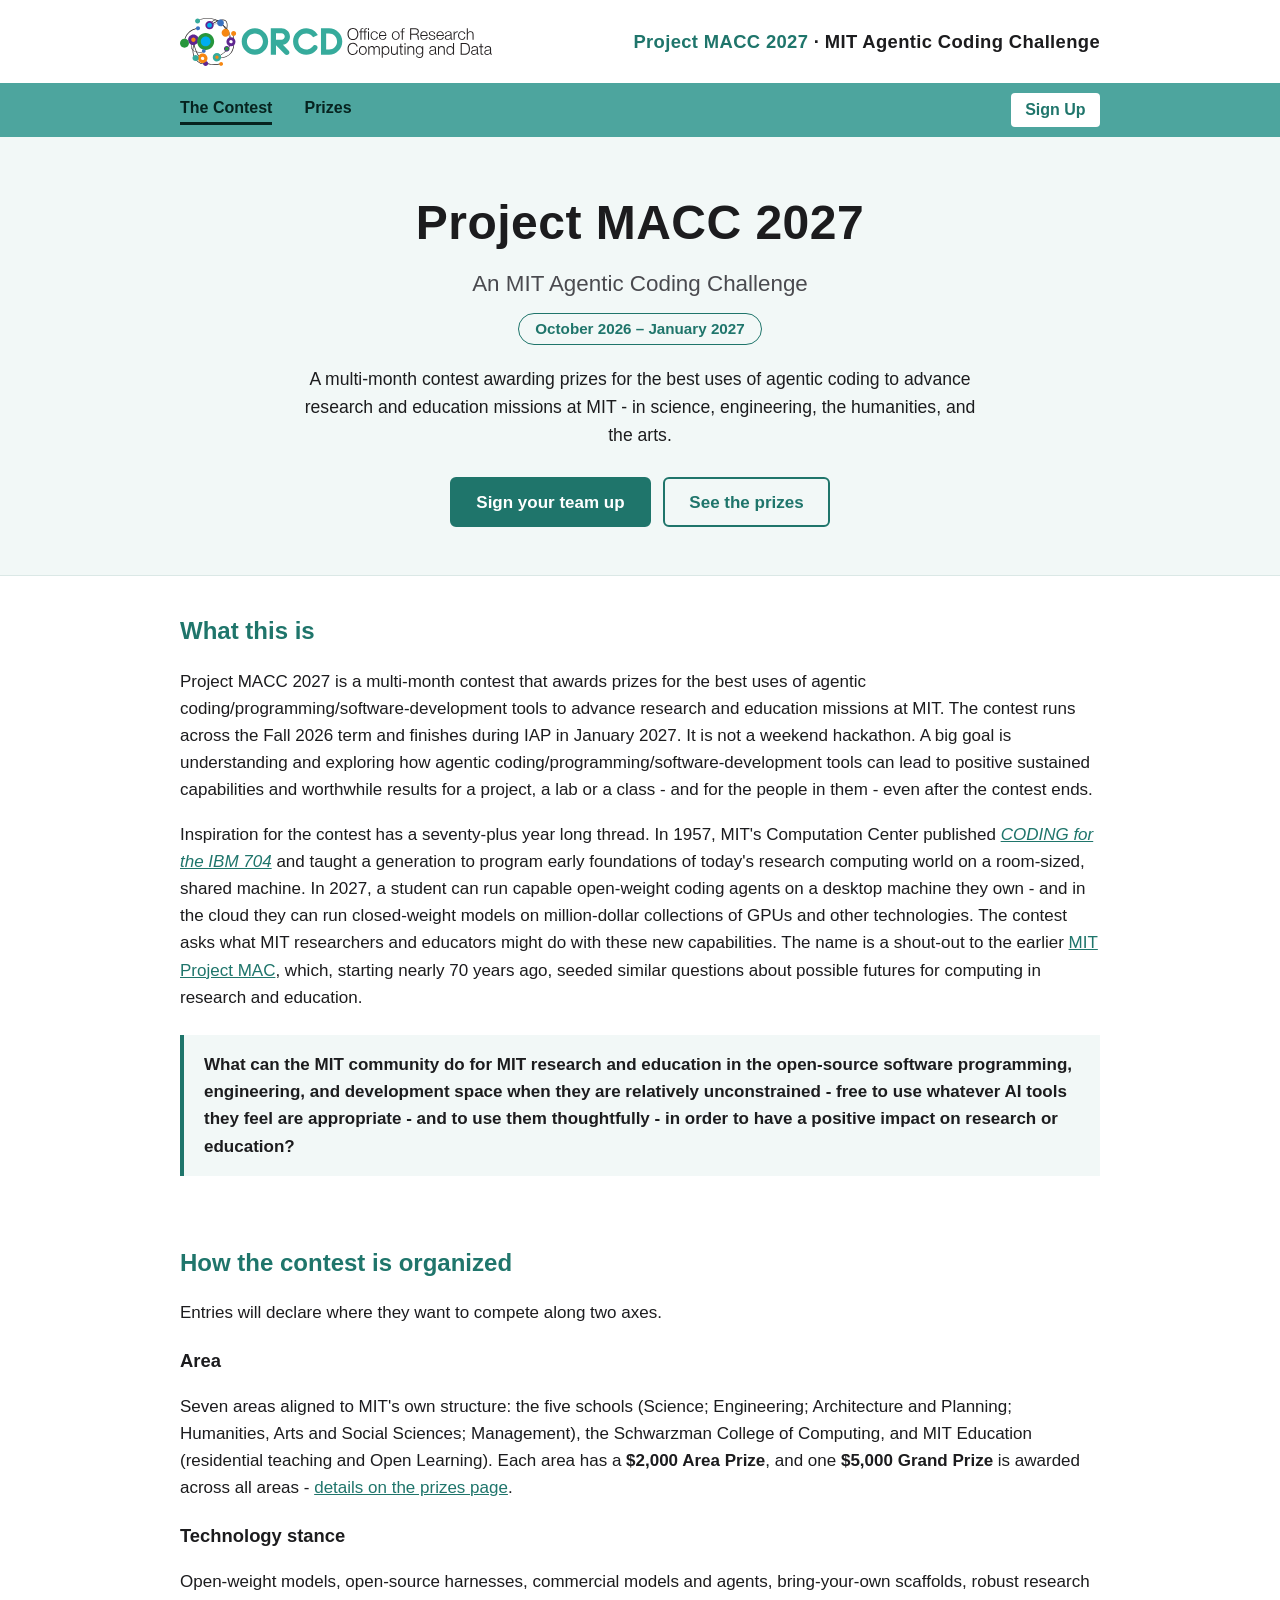
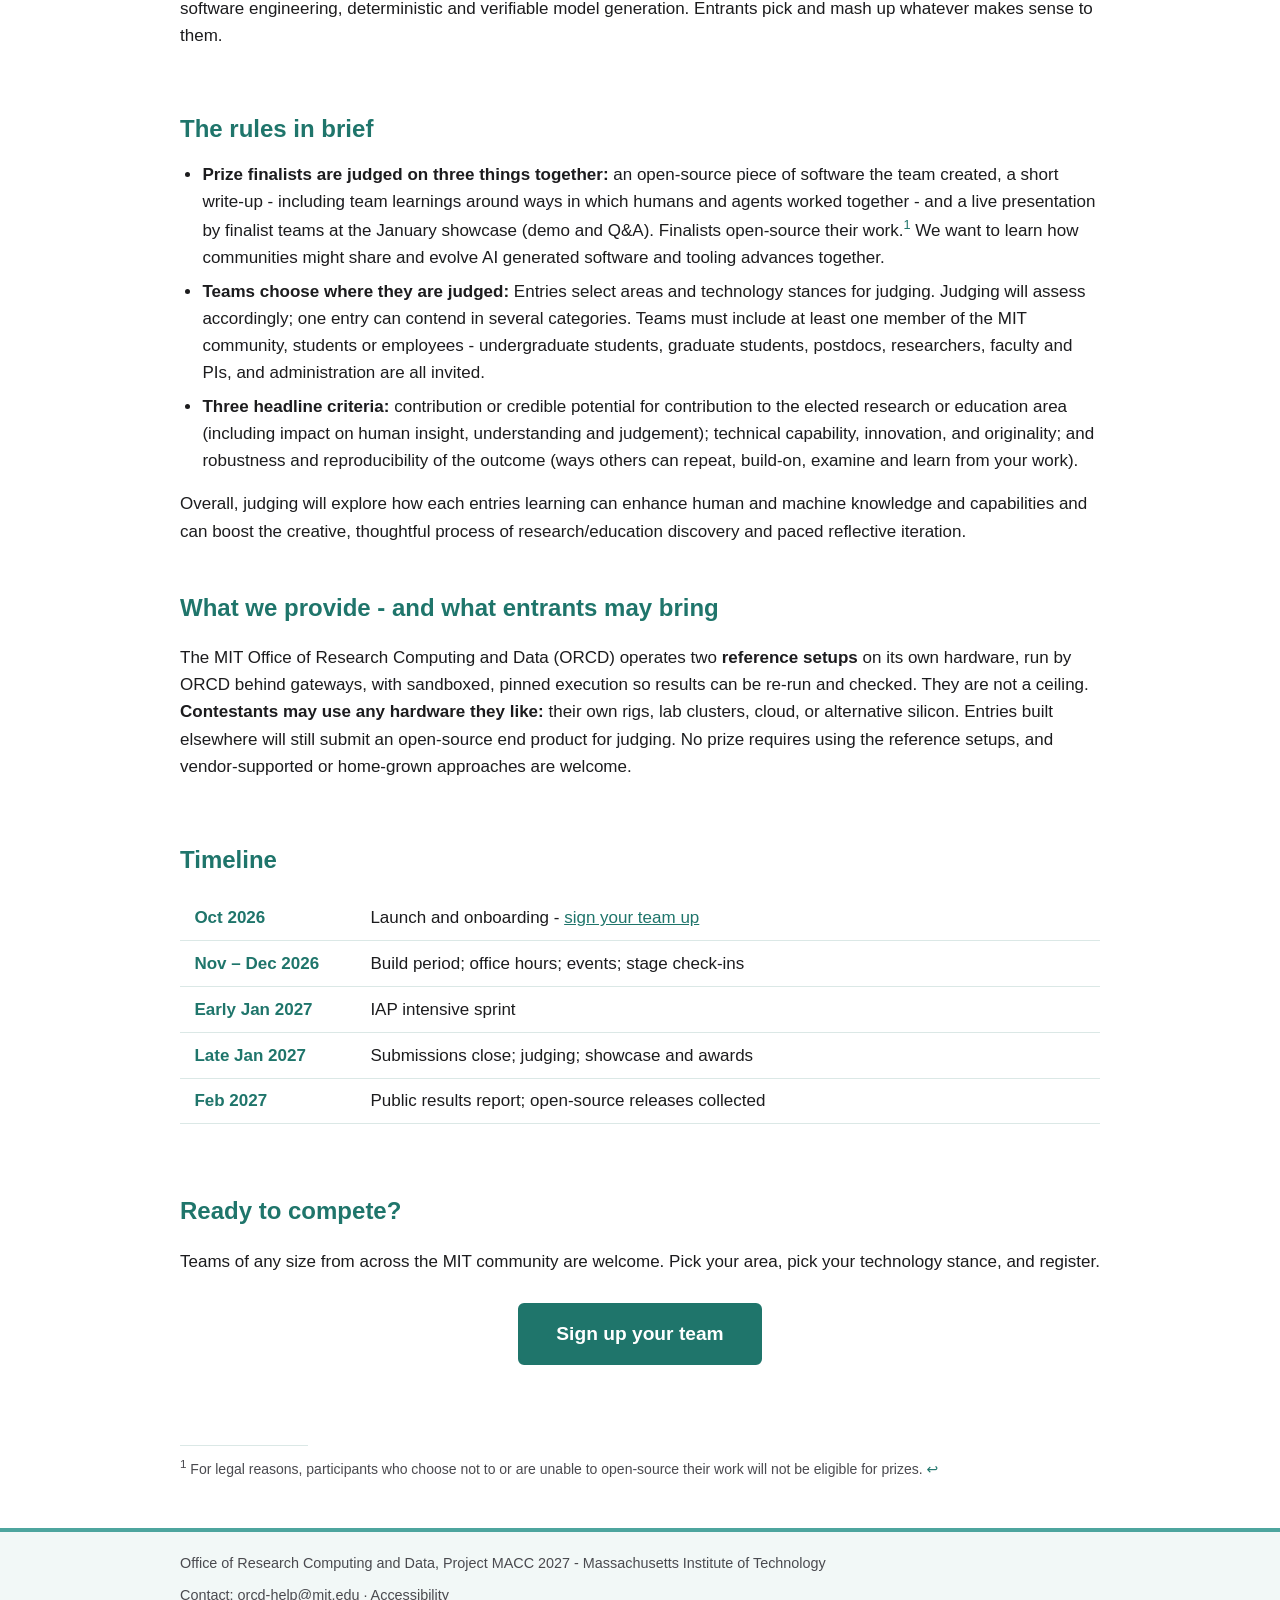
<file: docs/index.html>
<!DOCTYPE html>
<html lang="en">
<head>
<meta charset="utf-8">
<meta name="viewport" content="width=device-width, initial-scale=1">
<title>Project MACC 2027 - MIT Agentic Coding Challenge</title>
<meta name="description" content="Project MACC 2027, an MIT Agentic Coding Challenge: a multi-month contest awarding prizes for the best uses of agentic coding to advance research and education missions at MIT. October 2026 – January 2027.">
<link rel="stylesheet" href="assets/style.css">
</head>
<body>

<header class="site-header">
  <div class="wrap masthead">
    <a class="logo" href="https://orcd.mit.edu/">
      <img src="assets/img/logo-orcd.svg" alt="ORCD - MIT Office of Research Computing and Data" height="48">
    </a>
    <a class="brand" href="index.html"><span class="macc">Project MACC 2027</span> · MIT Agentic Coding Challenge</a>
  </div>
  <nav class="site-nav">
    <div class="wrap">
      <a href="index.html" class="current">The Contest</a>
      <a href="prizes.html">Prizes</a>
      <a href="signup.html" class="nav-signup">Sign Up</a>
    </div>
  </nav>
</header>

<div class="hero">
  <div class="wrap">
    <h1>Project MACC 2027</h1>
    <p class="subtitle">An MIT Agentic Coding Challenge</p>
    <span class="dates">October 2026 – January 2027</span>
    <p class="lede">A multi-month contest awarding prizes for the best uses of
    agentic coding to advance research and education missions at MIT - in science,
    engineering, the humanities, and the arts.</p>
    <a class="btn btn-primary" href="signup.html">Sign your team up</a>
    <a class="btn btn-secondary" href="prizes.html">See the prizes</a>
  </div>
</div>

<main class="wrap">

<section id="what">
  <h2>What this is</h2>
  <p>Project MACC 2027 is a multi-month contest that awards prizes for the best uses
  of agentic coding/programming/software-development tools to advance research and education missions at
  MIT. The contest runs across the Fall 2026 term and finishes during IAP in January
  2027. It is not a weekend hackathon. A big goal is understanding and exploring how
  agentic coding/programming/software-development tools 
  can lead to positive sustained capabilities and worthwhile results for
  a project, a lab or a class - and for the people in them - even after the contest ends.</p>

  <p>Inspiration for the contest has a seventy-plus year long thread. In 1957,
  MIT's Computation Center published <em><a href=https://babel.hathitrust.org/cgi/pt?id=mdp.39015050693848>CODING for the IBM&nbsp;704</a></em> and
  taught a generation to program early foundations of today's research computing world on a
  room-sized, shared machine. In 2027, a student can run capable open-weight
  coding agents on a desktop machine they own - and in the cloud they can run
  closed-weight models on million-dollar collections of GPUs and other
  technologies. The contest asks what MIT researchers and educators might do
  with these new capabilities. The name is
  a shout-out to the earlier <a href=https://multicians.org/project-mac.html>MIT Project MAC</a>, 
  which, starting nearly 70 years ago, seeded similar questions about possible futures for computing in
  research and education.</p>

  <div class="question">What can the MIT community do for MIT research and
  education in the open-source software programming, engineering, and
  development space when they are relatively unconstrained - free to use
  whatever AI tools they feel are appropriate - and to use them thoughtfully - in order to have a positive
  impact on research or education?</div>
</section>

<section id="organization">
  <h2>How the contest is organized</h2>
  <p>Entries will declare where they want to compete along two axes.</p>

  <h3>Area</h3>
  <p>Seven areas aligned to MIT's own structure: the five schools (Science;
  Engineering; Architecture and Planning; Humanities, Arts and Social
  Sciences; Management), the Schwarzman College of Computing, and MIT
  Education (residential teaching and Open Learning). Each area has a
  <strong>$2,000 Area Prize</strong>, and one <strong>$5,000 Grand
  Prize</strong> is awarded across all areas -
  <a href="prizes.html">details on the prizes page</a>.</p>

  <h3>Technology stance</h3>
  <p>Open-weight models, open-source harnesses, commercial models and agents,
  bring-your-own scaffolds, robust research software engineering,
  deterministic and verifiable model generation. Entrants pick and mash up whatever makes
  sense to them.</p>
</section>

<section id="rules">
  <h2>The rules in brief</h2>
  <ul class="tight">
    <li><strong>Prize finalists are judged on three things together:</strong>
    an open-source piece of software the team created, a short write-up - including team learnings around
    ways in which humans and agents worked together - and a
    live presentation by finalist teams at the January showcase (demo and
    Q&amp;A). Finalists open-source their
    work.<a class="fn-ref" id="fnref1" href="#fn1"><sup>1</sup></a> We want to learn
    how communities might share and evolve AI generated software and tooling advances together.
    </li>
    <li><strong>Teams choose where they are judged:</strong> Entries select areas
    and technology stances for judging. Judging will assess accordingly;
    one entry can contend in several categories. Teams must include at least
    one member of the MIT community, students or employees - undergraduate
    students, graduate students, postdocs, researchers, faculty and PIs, and
    administration are all invited.</li>
    <li><strong>Three headline criteria:</strong> contribution or credible
    potential for contribution to the elected research or education area (including impact
    on human insight, understanding and judgement);
    technical capability, innovation, and originality; and robustness and
    reproducibility of the outcome (ways others can repeat, build-on, examine and learn from your work).</li>
  </ul>
  Overall, judging will explore how each entries learning can enhance human and machine knowledge and capabilities
  and can boost the creative, thoughtful process of research/education discovery and paced reflective iteration.
</section>

<section id="resources">
  <h2>What we provide - and what entrants may bring</h2>
  <p>The MIT Office of Research Computing and Data (ORCD) operates two
  <strong>reference setups</strong> on its own hardware, run by ORCD behind
  gateways, with sandboxed, pinned execution so results can be re-run and
  checked. They are not a ceiling. <strong>Contestants may use any hardware
  they like:</strong> their own rigs, lab clusters, cloud, or alternative
  silicon. Entries built elsewhere will still submit an open-source end
  product for judging. No prize requires using the reference setups, and
  vendor-supported or home-grown approaches are welcome.</p>
</section>

<section id="timeline">
  <h2>Timeline</h2>
  <table class="timeline">
    <tbody>
      <tr><th>Oct 2026</th><td>Launch and onboarding - <a href="signup.html">sign your team up</a></td></tr>
      <tr><th>Nov – Dec 2026</th><td>Build period; office hours; events; stage check-ins</td></tr>
      <tr><th>Early Jan 2027</th><td>IAP intensive sprint</td></tr>
      <tr><th>Late Jan 2027</th><td>Submissions close; judging; showcase and awards</td></tr>
      <tr><th>Feb 2027</th><td>Public results report; open-source releases collected</td></tr>
    </tbody>
  </table>
</section>

<section id="join">
  <h2>Ready to compete?</h2>
  <p>Teams of any size from across the MIT community are welcome. Pick your
  area, pick your technology stance, and register.</p>
  <p style="text-align:center; margin: 1.5rem 0;">
    <a class="btn btn-primary btn-big" href="signup.html">Sign up your team</a>
  </p>
</section>

<div class="footnotes">
  <hr>
  <p id="fn1"><sup>1</sup> For legal reasons, participants who choose not to
  or are unable to open-source their work will not be eligible for prizes.
  <a href="#fnref1" class="fn-back" aria-label="Back to text">&#8617;</a></p>
</div>

</main>

<footer class="site-footer">
  <div class="wrap">
    <span>Office of Research Computing and Data, Project MACC 2027 - Massachusetts Institute of Technology</span>
    <span>Contact: <a href="mailto:orcd-help@mit.edu">orcd-help@mit.edu</a> · <a href="https://accessibility.mit.edu/">Accessibility</a></span>
  </div>
</footer>

</body>
</html>
</file>
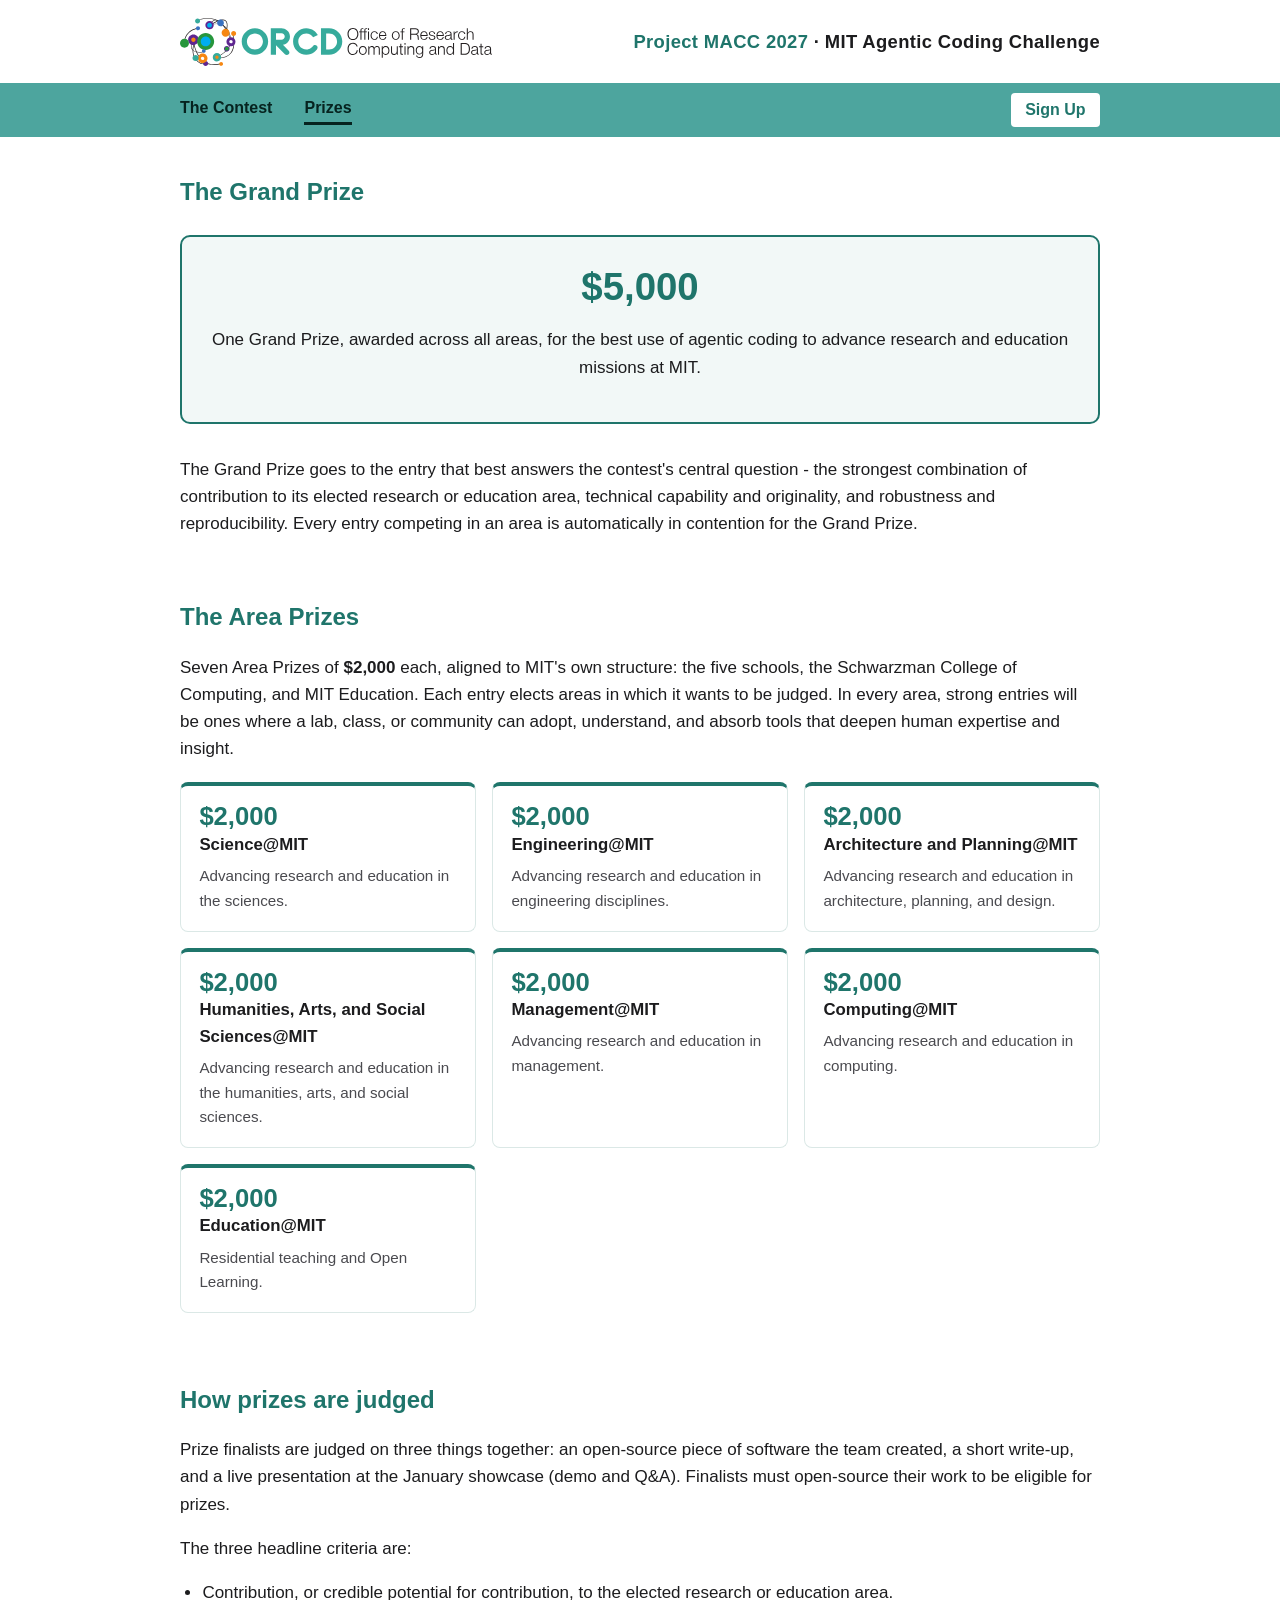
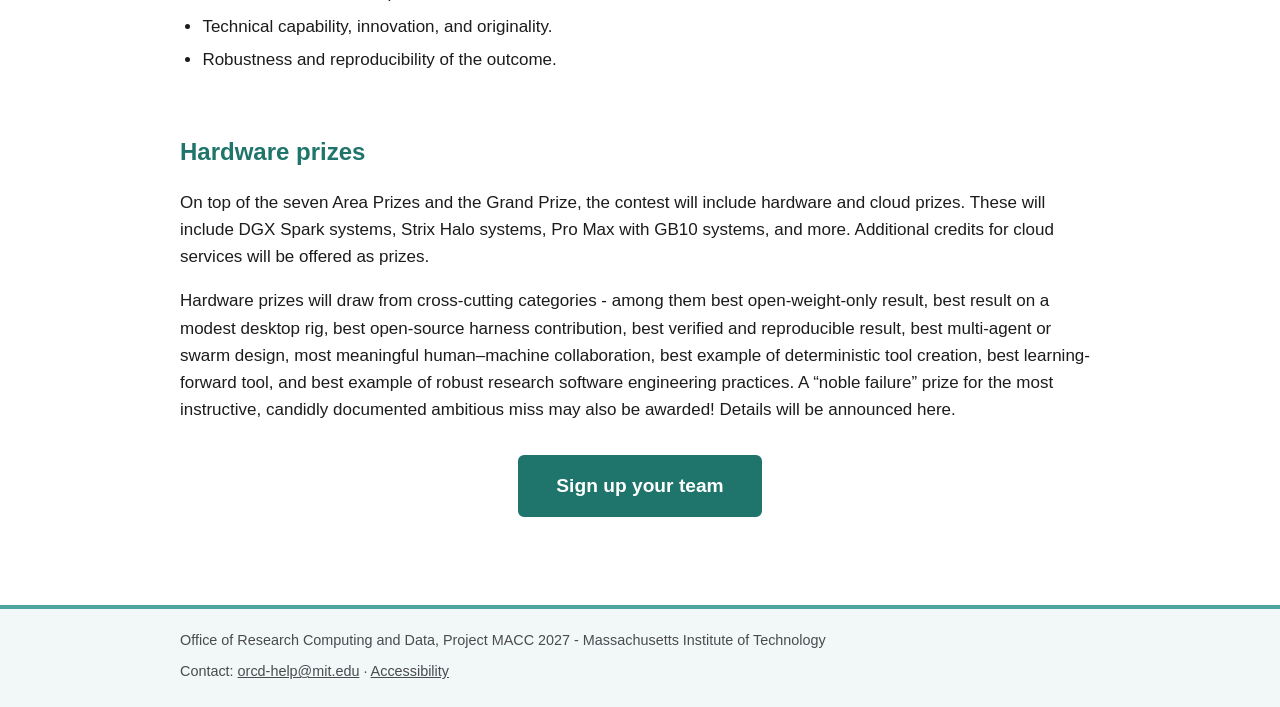
<file: docs/prizes.html>
<!DOCTYPE html>
<html lang="en">
<head>
<meta charset="utf-8">
<meta name="viewport" content="width=device-width, initial-scale=1">
<title>Prizes - Project MACC 2027 · MIT Agentic Coding Challenge</title>
<meta name="description" content="Project MACC 2027 prizes: a $5,000 Grand Prize awarded across all areas, and seven $2,000 Area Prizes aligned to MIT's five schools, the Schwarzman College of Computing, and MIT Education.">
<link rel="stylesheet" href="assets/style.css">
</head>
<body>

<header class="site-header">
  <div class="wrap masthead">
    <a class="logo" href="https://orcd.mit.edu/">
      <img src="assets/img/logo-orcd.svg" alt="ORCD - MIT Office of Research Computing and Data" height="48">
    </a>
    <a class="brand" href="index.html"><span class="macc">Project MACC 2027</span> · MIT Agentic Coding Challenge</a>
  </div>
  <nav class="site-nav">
    <div class="wrap">
      <a href="index.html">The Contest</a>
      <a href="prizes.html" class="current">Prizes</a>
      <a href="signup.html" class="nav-signup">Sign Up</a>
    </div>
  </nav>
</header>

<main class="wrap">

<section id="grand-prize">
  <h2>The Grand Prize</h2>
  <div class="prize-grand">
    <span class="amount">$5,000</span>
    <p>One Grand Prize, awarded across all areas, for the best use of agentic
    coding to advance research and education missions at MIT.</p>
  </div>
  <p>The Grand Prize goes to the entry that best answers the contest's central
  question - the strongest combination of contribution to its elected research
  or education area, technical capability and originality, and robustness and
  reproducibility. Every entry competing in an area is automatically in
  contention for the Grand Prize.</p>
</section>

<section id="area-prizes">
  <h2>The Area Prizes</h2>
  <p>Seven Area Prizes of <strong>$2,000</strong> each, aligned to MIT's own
  structure: the five schools, the Schwarzman College of Computing, and MIT
  Education. Each entry elects areas in which it wants to be
  judged. In every area, strong entries will be ones where a lab, class, or community can adopt, 
  understand, and absorb tools that deepen human expertise and insight.</p>

  <div class="prize-grid">
    <div class="prize-card">
      <span class="amount">$2,000</span>
      <h3>Science@MIT</h3>
      <p>Advancing research and education in the sciences.</p>
    </div>
    <div class="prize-card">
      <span class="amount">$2,000</span>
      <h3>Engineering@MIT</h3>
      <p>Advancing research and education in engineering disciplines.</p>
    </div>
    <div class="prize-card">
      <span class="amount">$2,000</span>
      <h3>Architecture and Planning@MIT</h3>
      <p>Advancing research and education in architecture, planning, and design.</p>
    </div>
    <div class="prize-card">
      <span class="amount">$2,000</span>
      <h3>Humanities, Arts, and Social Sciences@MIT</h3>
      <p>Advancing research and education in the humanities, arts, and social sciences.</p>
    </div>
    <div class="prize-card">
      <span class="amount">$2,000</span>
      <h3>Management@MIT</h3>
      <p>Advancing research and education in management.</p>
    </div>
    <div class="prize-card">
      <span class="amount">$2,000</span>
      <h3>Computing@MIT</h3>
      <p>Advancing research and education in computing.</p>
    </div>
    <div class="prize-card">
      <span class="amount">$2,000</span>
      <h3>Education@MIT</h3>
      <p>Residential teaching and Open Learning.</p>
    </div>
  </div>
</section>

<section id="how-judged">
  <h2>How prizes are judged</h2>
  <p>Prize finalists are judged on three things together: an open-source piece
  of software the team created, a short write-up, and a live presentation at
  the January showcase (demo and Q&amp;A). Finalists must open-source their
  work to be eligible for prizes.</p>
  <p>The three headline criteria are:</p>
  <ul class="tight">
    <li>Contribution, or credible potential for contribution, to the elected
    research or education area.</li>
    <li>Technical capability, innovation, and originality.</li>
    <li>Robustness and reproducibility of the outcome.</li>
  </ul>
</section>

<section id="vendor-prizes">
  <h2>Hardware prizes</h2>
  <p>On top of the seven Area Prizes and the Grand Prize, the contest
  will include hardware and cloud prizes. These will include DGX Spark
  systems, Strix Halo systems, Pro Max with GB10 systems, and more.
  Additional credits for cloud services will be offered as prizes.</p>
  <p>Hardware prizes will draw from cross-cutting categories - among them best
  open-weight-only result, best result on a modest desktop rig, best
  open-source harness contribution, best verified and reproducible result,
  best multi-agent or swarm design, most meaningful human–machine collaboration, best
  example of deterministic tool creation, best learning-forward tool, and best example of robust research
  software engineering practices. A &ldquo;noble failure&rdquo; prize for the
  most instructive, candidly documented ambitious miss may also be awarded! Details will be announced
  here.</p>
  <p style="text-align:center; margin: 1.75rem 0;">
    <a class="btn btn-primary btn-big" href="signup.html">Sign up your team</a>
  </p>
</section>

</main>

<footer class="site-footer">
  <div class="wrap">
    <span>Office of Research Computing and Data, Project MACC 2027 - Massachusetts Institute of Technology</span>
    <span>Contact: <a href="mailto:orcd-help@mit.edu">orcd-help@mit.edu</a> · <a href="https://accessibility.mit.edu/">Accessibility</a></span>
  </div>
</footer>

</body>
</html>
</file>
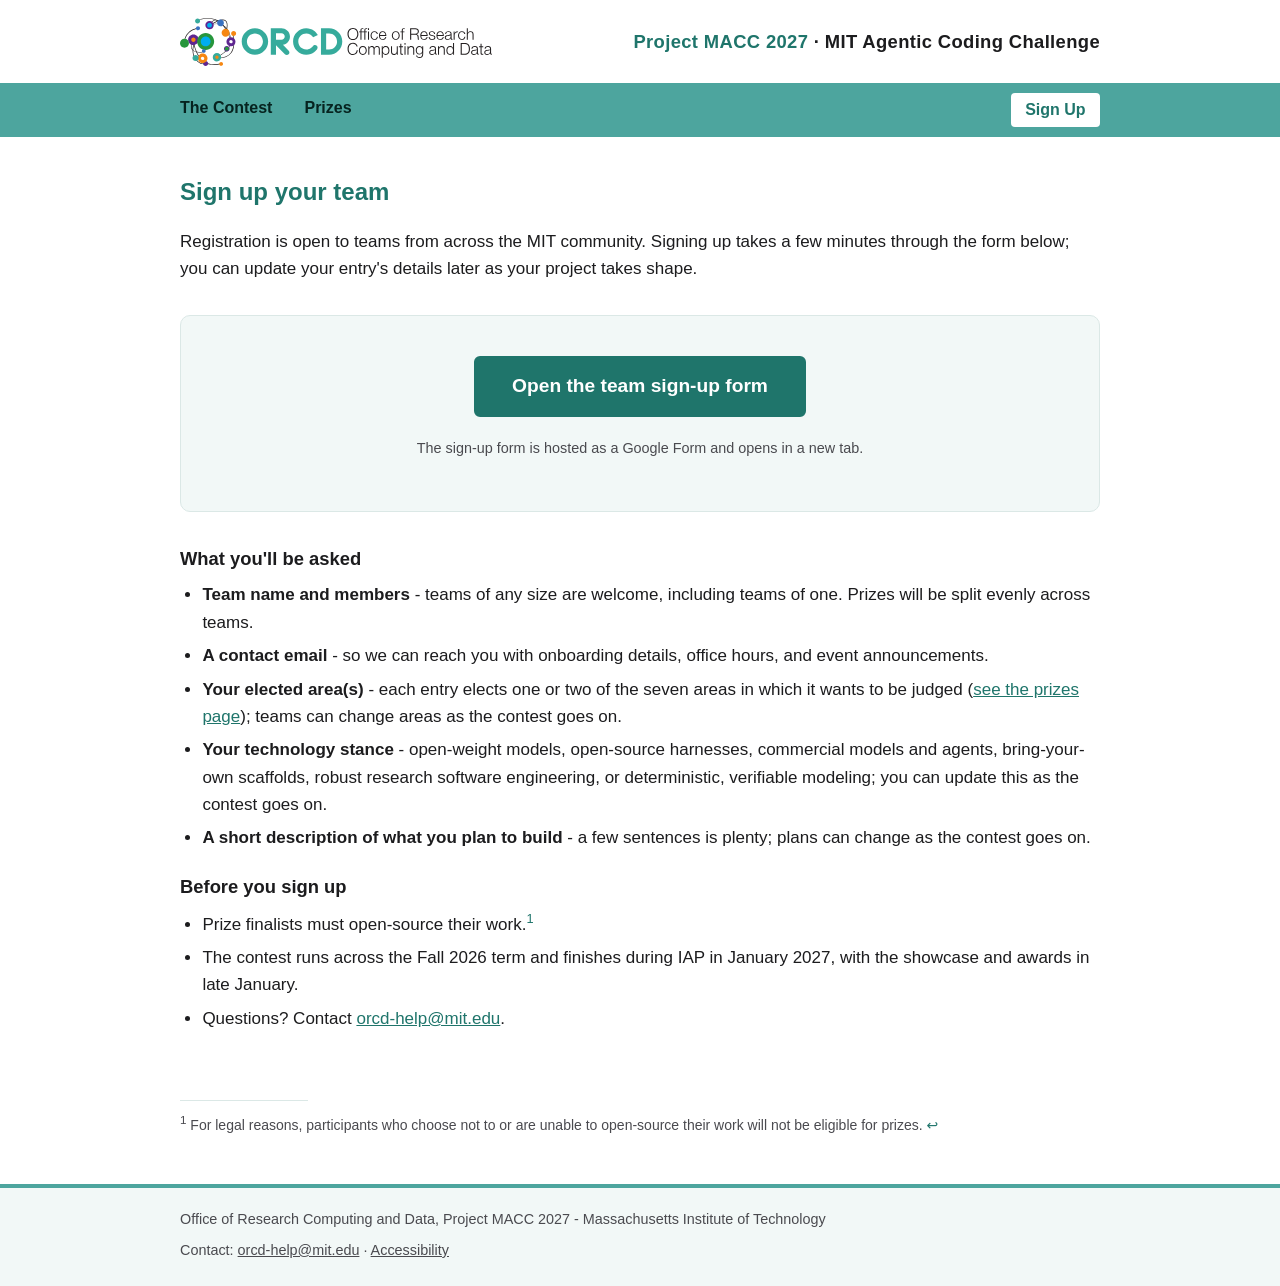
<file: docs/signup.html>
<!DOCTYPE html>
<html lang="en">
<head>
<meta charset="utf-8">
<meta name="viewport" content="width=device-width, initial-scale=1">
<title>Sign Up - Project MACC 2027 · MIT Agentic Coding Challenge</title>
<meta name="description" content="Register your team for Project MACC 2027, an MIT Agentic Coding Challenge.">
<link rel="stylesheet" href="assets/style.css">
</head>
<body>

<header class="site-header">
  <div class="wrap masthead">
    <a class="logo" href="https://orcd.mit.edu/">
      <img src="assets/img/logo-orcd.svg" alt="ORCD - MIT Office of Research Computing and Data" height="48">
    </a>
    <a class="brand" href="index.html"><span class="macc">Project MACC 2027</span> · MIT Agentic Coding Challenge</a>
  </div>
  <nav class="site-nav">
    <div class="wrap">
      <a href="index.html">The Contest</a>
      <a href="prizes.html">Prizes</a>
      <a href="signup.html" class="nav-signup current">Sign Up</a>
    </div>
  </nav>
</header>

<main class="wrap">

<section id="signup">
  <h2>Sign up your team</h2>
  <p>Registration is open to teams from across the MIT community. Signing up
  takes a few minutes through the form below; you can update your entry's
  details later as your project takes shape.</p>

  <div class="signup-cta">
    <!--
      TODO: Replace the href below with the real Google Form URL
      (e.g. https://forms.gle/XXXXXXXXXXXX). This is the only place
      on the site where the form URL appears.
    -->
    <a class="btn btn-primary btn-big"
       href="https://forms.gle/NGp5Hg3xmQRdiUaU8"
       target="_blank" rel="noopener">Open the team sign-up form</a>
    <p class="small">The sign-up form is hosted as a Google Form and opens in a
    new tab.</p>
  </div>

  <h3>What you'll be asked</h3>
  <ul class="tight">
    <li><strong>Team name and members</strong> - teams of any size are welcome,
    including teams of one. Prizes will be split evenly across teams.</li>
    <li><strong>A contact email</strong> - so we can reach you with onboarding
    details, office hours, and event announcements.</li>
    <li><strong>Your elected area(s)</strong> - each entry elects one or two of
    the seven areas in which it wants to be judged
    (<a href="prizes.html">see the prizes page</a>); teams can change areas as the
    contest goes on.</li>
    <li><strong>Your technology stance</strong> - open-weight models,
    open-source harnesses, commercial models and agents, bring-your-own
    scaffolds, robust research software engineering, or deterministic,
    verifiable modeling; you can update this as the contest goes on.</li>
    <li><strong>A short description of what you plan to build</strong> - a few
    sentences is plenty; plans can change as the contest goes on.</li>
  </ul>

  <h3>Before you sign up</h3>
  <ul class="tight">
    <li>Prize finalists must open-source their
    work.<a class="fn-ref" id="fnref1" href="#fn1"><sup>1</sup></a></li>
    <li>The contest runs across the Fall 2026 term and finishes during IAP in
    January 2027, with the showcase and awards in late January.</li>
    <li>Questions? Contact <a href="mailto:orcd-help@mit.edu">orcd-help@mit.edu</a>.</li>
  </ul>
</section>

<div class="footnotes">
  <hr>
  <p id="fn1"><sup>1</sup> For legal reasons, participants who choose not to
  or are unable to open-source their work will not be eligible for prizes.
  <a href="#fnref1" class="fn-back" aria-label="Back to text">&#8617;</a></p>
</div>

</main>

<footer class="site-footer">
  <div class="wrap">
    <span>Office of Research Computing and Data, Project MACC 2027 - Massachusetts Institute of Technology</span>
    <span>Contact: <a href="mailto:orcd-help@mit.edu">orcd-help@mit.edu</a> · <a href="https://accessibility.mit.edu/">Accessibility</a></span>
  </div>
</footer>

</body>
</html>
</file>
<file: docs/assets/style.css>
/* Project MACC — stand-alone site styles */

:root {
  /* ORCD brand: logo teal #36ab9c, nav-band teal #4da59e; --accent is a
     darkened teal so small text and links keep readable contrast on white. */
  --orcd-teal: #36ab9c;
  --orcd-band: #4da59e;
  --accent: #1f756b;
  --accent-dark: #175c54;
  --ink: #1c1c1e;
  --ink-soft: #4a4a4f;
  --paper: #ffffff;
  --paper-tint: #f2f8f7;
  --rule: #dbe8e6;
  --max-width: 60rem;
}

* { box-sizing: border-box; }

html { scroll-behavior: smooth; }

body {
  margin: 0;
  font-family: "Helvetica Neue", Helvetica, Arial, system-ui, sans-serif;
  font-size: 1.0625rem;
  line-height: 1.6;
  color: var(--ink);
  background: var(--paper);
}

a { color: var(--accent); }
a:hover { color: var(--accent-dark); }

.wrap {
  max-width: var(--max-width);
  margin: 0 auto;
  padding: 0 1.25rem;
}

/* Header / nav */

.site-header {
  background: var(--paper);
}

.masthead {
  display: flex;
  flex-wrap: wrap;
  align-items: center;
  justify-content: space-between;
  gap: 0.75rem 1.5rem;
  padding-top: 1.1rem;
  padding-bottom: 1.1rem;
}

.masthead .logo img {
  display: block;
  height: 48px;
  width: auto;
}

.brand {
  font-weight: 700;
  font-size: 1.15rem;
  letter-spacing: 0.02em;
  text-decoration: none;
  color: var(--ink);
  white-space: nowrap;
}

.brand .macc { color: var(--accent); }

nav.site-nav {
  background: var(--orcd-band);
}

nav.site-nav .wrap {
  display: flex;
  flex-wrap: wrap;
  align-items: center;
  gap: 0.4rem 2rem;
  padding-top: 0.6rem;
  padding-bottom: 0.6rem;
}

nav.site-nav a {
  text-decoration: none;
  color: #06231f;
  font-weight: 700;
  font-size: 1rem;
  padding-bottom: 2px;
  border-bottom: 3px solid transparent;
}

nav.site-nav a:hover { color: #fff; }

nav.site-nav a.current { border-bottom-color: #06231f; }

nav.site-nav a.nav-signup {
  margin-left: auto;
  background: #fff;
  color: var(--accent);
  padding: 0.25rem 0.9rem 0.3rem;
  border-radius: 4px;
  border-bottom: none;
}

nav.site-nav a.nav-signup:hover { color: var(--accent-dark); }

/* Hero */

.hero {
  background: var(--paper-tint);
  border-bottom: 1px solid var(--rule);
  padding: 3rem 0 2.75rem;
  text-align: center;
}

.hero h1 {
  margin: 0 0 0.25rem;
  font-size: clamp(2rem, 5vw, 3rem);
  letter-spacing: 0.01em;
}

.hero .subtitle {
  font-size: clamp(1.1rem, 2.5vw, 1.4rem);
  color: var(--ink-soft);
  margin: 0 0 0.75rem;
}

.hero .dates {
  display: inline-block;
  font-size: 0.95rem;
  font-weight: 600;
  color: var(--accent);
  border: 1px solid var(--accent);
  border-radius: 999px;
  padding: 0.15rem 1rem;
  margin-bottom: 1.25rem;
}

.hero .lede {
  max-width: 42rem;
  margin: 0 auto 1.5rem;
  font-size: 1.1rem;
}

/* Buttons */

.btn {
  display: inline-block;
  text-decoration: none;
  font-weight: 600;
  padding: 0.6rem 1.5rem;
  border-radius: 6px;
  margin: 0.25rem;
}

.btn-primary {
  background: var(--accent);
  color: #fff;
  border: 2px solid var(--accent);
}

.btn-primary:hover { background: var(--accent-dark); border-color: var(--accent-dark); color: #fff; }

.btn-secondary {
  background: transparent;
  color: var(--accent);
  border: 2px solid var(--accent);
}

.btn-secondary:hover { color: var(--accent-dark); border-color: var(--accent-dark); }

.btn-big { font-size: 1.2rem; padding: 0.85rem 2.25rem; }

/* Sections */

main section { padding: 2.25rem 0 0.5rem; }

main h2 {
  color: var(--accent);
  font-size: 1.5rem;
  margin: 0 0 0.75rem;
}

main h3 { font-size: 1.15rem; margin: 1.25rem 0 0.4rem; }

.question {
  border-left: 4px solid var(--accent);
  background: var(--paper-tint);
  padding: 1rem 1.25rem;
  margin: 1.5rem 0;
  font-weight: 600;
}

/* Prize cards */

.prize-grand {
  border: 2px solid var(--accent);
  border-radius: 10px;
  background: var(--paper-tint);
  padding: 1.75rem 1.75rem 1.5rem;
  margin: 1.5rem 0 2rem;
  text-align: center;
}

.prize-grand .amount,
.prize-card .amount {
  display: block;
  font-size: 2.4rem;
  font-weight: 700;
  color: var(--accent);
  line-height: 1.15;
}

.prize-card .amount { font-size: 1.6rem; }

.prize-grid {
  display: grid;
  grid-template-columns: repeat(auto-fit, minmax(15rem, 1fr));
  gap: 1rem;
  margin: 1.25rem 0 1.5rem;
}

.prize-card {
  border: 1px solid var(--rule);
  border-top: 4px solid var(--accent);
  border-radius: 8px;
  padding: 1rem 1.15rem 1.1rem;
  background: var(--paper);
}

.prize-card h3 { margin: 0 0 0.35rem; font-size: 1.05rem; }
.prize-card p { margin: 0.35rem 0 0; font-size: 0.95rem; color: var(--ink-soft); }

/* Timeline table */

table.timeline {
  width: 100%;
  border-collapse: collapse;
  margin: 1rem 0 1.5rem;
}

table.timeline th,
table.timeline td {
  text-align: left;
  padding: 0.55rem 0.9rem;
  border-bottom: 1px solid var(--rule);
  vertical-align: top;
}

table.timeline th {
  white-space: nowrap;
  color: var(--accent);
  font-weight: 700;
  width: 11rem;
}

/* Signup page */

.signup-cta {
  text-align: center;
  background: var(--paper-tint);
  border: 1px solid var(--rule);
  border-radius: 10px;
  padding: 2.25rem 1.5rem;
  margin: 2rem 0;
}

.signup-cta p.small { font-size: 0.9rem; color: var(--ink-soft); margin-top: 1rem; }

/* Footnotes */

a.fn-ref { text-decoration: none; }
a.fn-ref sup { font-size: 0.75em; }

.footnotes {
  margin-top: 2.75rem;
  font-size: 0.875rem;
  color: var(--ink-soft);
}

.footnotes hr {
  border: none;
  border-top: 1px solid var(--rule);
  width: 8rem;
  margin: 0 0 0.6rem;
}

.footnotes p { margin: 0.25rem 0; }

.footnotes .fn-back { text-decoration: none; }

/* Footer */

.site-footer {
  margin-top: 3rem;
  border-top: 4px solid var(--orcd-band);
  background: var(--paper-tint);
  font-size: 0.9rem;
  color: var(--ink-soft);
}

.site-footer .wrap {
  display: flex;
  flex-wrap: wrap;
  justify-content: space-between;
  gap: 0.5rem 1.5rem;
  padding-top: 1.25rem;
  padding-bottom: 1.5rem;
}

.site-footer a { color: var(--ink-soft); }

ul.tight { margin: 0.5rem 0 1rem; padding-left: 1.4rem; }
ul.tight li { margin-bottom: 0.4rem; }

@media (max-width: 40rem) {
  .masthead { flex-direction: column; align-items: flex-start; }
  table.timeline th { width: auto; }
}
</file>
